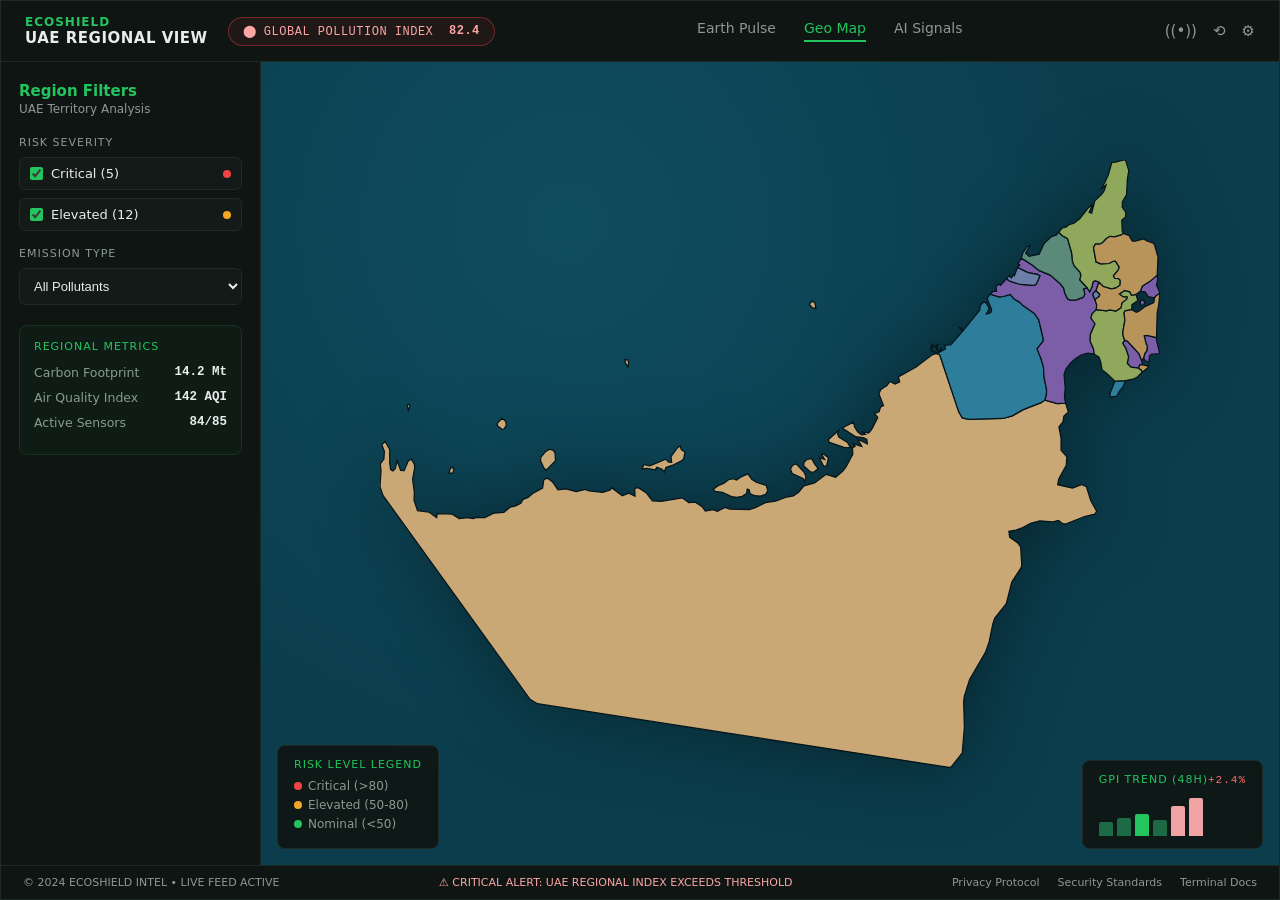
<file: ecoshield_geo_map.html>
<!DOCTYPE html>
<html lang="en">
<head>
<meta charset="UTF-8">
<title>EcoShield - Geo Map</title>
<style>
  :root{
    --bg:#0A0E0F;
    --panel:#0F1513;
    --panel-border:#1E2A24;
    --green:#22C55E;
    --green-dim:#16341f;
    --text:#E8EDEA;
    --text-dim:#8A9A92;
    --ocean:#0B3D4C;
    --ocean-light:#0E4C5F;
    --red:#EF4444;
    --amber:#F5A524;
  }
  *{box-sizing:border-box; margin:0; padding:0;}
  body{
    background:var(--bg);
    color:var(--text);
    font-family:'Segoe UI', system-ui, -apple-system, sans-serif;
    width:100%;
    overflow-x:hidden;
  }
  .app{
    display:flex;
    flex-direction:column;
    min-height:100vh;
    border:1px solid var(--panel-border);
  }
  /* NAVBAR */
  .navbar{
    display:flex;
    align-items:center;
    justify-content:space-between;
    padding:14px 24px;
    background:var(--panel);
    border-bottom:1px solid var(--panel-border);
    flex-wrap:wrap;
    gap:12px;
  }
  .brand{display:flex; flex-direction:column; line-height:1.2;}
  .brand .logo{
    font-size:12px; letter-spacing:1px; color:var(--green); font-weight:700;
  }
  .brand .sub{
    font-size:15px; font-weight:600; letter-spacing:0.5px;
  }
  .gpi-pill{
    display:flex; align-items:center; gap:8px;
    background:rgba(239,68,68,0.08);
    border:1px solid rgba(239,68,68,0.4);
    color:#FCA5A5;
    padding:6px 14px;
    border-radius:20px;
    font-size:12px;
    font-family:'Courier New', monospace;
    letter-spacing:0.5px;
    white-space:nowrap;
  }
  .nav-links{
    display:flex; gap:28px; font-size:14px; color:var(--text-dim);
  }
  .nav-links span{cursor:pointer;}
  .nav-links .active{color:var(--green); border-bottom:2px solid var(--green); padding-bottom:4px;}
  .nav-icons{display:flex; gap:16px; color:var(--text-dim); font-size:15px;}

  /* BODY LAYOUT */
  .body-layout{
    display:flex;
    flex:1;
    min-height:0;
  }
  .sidebar{
    width:260px;
    flex-shrink:0;
    background:var(--panel);
    border-right:1px solid var(--panel-border);
    padding:20px 18px;
  }
  .sidebar h2{
    color:var(--green);
    font-size:15px;
    margin-bottom:2px;
  }
  .sidebar .sub-label{
    font-size:12px; color:var(--text-dim); margin-bottom:20px;
  }
  .filter-label{
    font-size:11px; letter-spacing:1px; color:var(--text-dim);
    margin-bottom:8px; text-transform:uppercase;
  }
  .checkbox-row{
    display:flex; align-items:center; gap:8px;
    padding:8px 10px;
    background:rgba(255,255,255,0.02);
    border:1px solid var(--panel-border);
    border-radius:6px;
    margin-bottom:8px;
    font-size:13px;
    cursor:pointer;
  }
  .checkbox-row input{accent-color:var(--green);}
  .checkbox-row.critical span.dot{background:var(--red);}
  .checkbox-row.elevated span.dot{background:var(--amber);}
  .checkbox-row .dot{
    width:8px; height:8px; border-radius:50%; margin-left:auto;
  }
  select{
    width:100%;
    background:rgba(255,255,255,0.02);
    border:1px solid var(--panel-border);
    color:var(--text);
    padding:9px 10px;
    border-radius:6px;
    font-size:13px;
    margin-bottom:20px;
  }
  .metrics-card{
    background:rgba(34,197,94,0.04);
    border:1px solid var(--green-dim);
    border-radius:8px;
    padding:14px;
  }
  .metrics-card .title{
    font-size:11px; letter-spacing:1px; color:var(--green);
    margin-bottom:12px; text-transform:uppercase;
  }
  .metric-row{
    display:flex; justify-content:space-between;
    font-size:12.5px; margin-bottom:10px; color:var(--text-dim);
  }
  .metric-row b{color:var(--text); font-family:'Courier New', monospace;}

  /* MAP AREA */
  .map-area{
    flex:1;
    position:relative;
    background:var(--ocean);
    background-image: radial-gradient(circle at 30% 20%, var(--ocean-light) 0%, var(--ocean) 60%);
    display:flex;
    align-items:center;
    justify-content:center;
    min-height:560px;
    overflow:hidden;
  }
  .map-area svg{
    width:88%;
    max-width:780px;
    filter:drop-shadow(0 0 40px rgba(0,0,0,0.4));
  }
  .emirate-path{
    stroke:#05141a;
    stroke-width:1.6;
    transition:filter 0.15s ease, opacity 0.15s ease;
    cursor:default;
  }
  .emirate-path:hover{
    filter:brightness(1.15);
  }
  .pin{
    cursor:pointer;
  }
  .pin .pin-shadow{
    fill:rgba(0,0,0,0.35);
  }
  .pin-critical .pin-body{fill:#EF4444; stroke:#7f1d1d;}
  .pin-elevated .pin-body{fill:#F5A524; stroke:#78350f;}
  .pin-nominal .pin-body{fill:#22C55E; stroke:#14532d;}
  .pin:hover{
    filter:drop-shadow(0 0 6px rgba(255,255,255,0.6));
  }

  .tooltip{
    position:absolute;
    pointer-events:none;
    background:#111917;
    border:1px solid var(--green-dim);
    border-radius:8px;
    padding:10px 14px;
    font-size:13px;
    color:var(--text);
    box-shadow:0 8px 24px rgba(0,0,0,0.5);
    opacity:0;
    transform:translate(-50%, -120%);
    transition:opacity 0.12s ease;
    z-index:20;
    white-space:nowrap;
  }
  .tooltip .name{font-weight:700; margin-bottom:2px;}
  .tooltip .meta{font-size:11px; color:var(--text-dim);}
  .tooltip .risk-critical{color:#F87171;}
  .tooltip .risk-elevated{color:#FBBF24;}
  .tooltip .risk-nominal{color:#4ADE80;}
  .tooltip.show{opacity:1;}

  /* OVERLAY PANELS */
  .overlay-panel{
    position:absolute;
    background:rgba(15,21,19,0.92);
    border:1px solid var(--panel-border);
    border-radius:8px;
    padding:12px 16px;
    font-size:12px;
    backdrop-filter:blur(4px);
  }
  .legend-panel{
    left:16px; bottom:16px;
  }
  .legend-panel .title{
    font-size:11px; letter-spacing:1px; color:var(--green);
    margin-bottom:8px; text-transform:uppercase;
  }
  .legend-item{display:flex; align-items:center; gap:6px; margin-bottom:5px; color:var(--text-dim);}
  .legend-item .dot{width:8px; height:8px; border-radius:50%;}
  .legend-item .dot.critical{background:var(--red);}
  .legend-item .dot.elevated{background:var(--amber);}
  .legend-item .dot.nominal{background:var(--green);}

  .trend-panel{
    right:16px; bottom:16px;
    min-width:180px;
  }
  .trend-panel .title{
    display:flex; justify-content:space-between; align-items:center;
    font-size:11px; letter-spacing:1px; color:var(--green);
    margin-bottom:10px; text-transform:uppercase;
  }
  .trend-panel .change{color:#F87171; font-family:'Courier New',monospace;}
  .bars{display:flex; align-items:flex-end; gap:4px; height:40px;}
  .bars div{width:14px; border-radius:2px 2px 0 0;}

  /* FOOTER */
  .footer{
    display:flex; justify-content:space-between; align-items:center;
    padding:10px 22px;
    background:var(--panel);
    border-top:1px solid var(--panel-border);
    font-size:11px; color:var(--text-dim);
    flex-wrap:wrap; gap:8px;
  }
  .footer .alert{color:#FCA5A5;}
  .footer .links{display:flex; gap:18px;}
</style>
</head>
<body>

<div class="app">

  <div class="navbar">
    <div style="display:flex; align-items:center; gap:20px;">
      <div class="brand">
        <span class="logo">ECOSHIELD</span>
        <span class="sub">UAE REGIONAL VIEW</span>
      </div>
      <div class="gpi-pill">⬤ GLOBAL POLLUTION INDEX&nbsp;<b>82.4</b></div>
    </div>
    <div class="nav-links">
      <span>Earth Pulse</span>
      <span class="active">Geo Map</span>
      <span>AI Signals</span>
    </div>
    <div class="nav-icons">
      <span>((•))</span><span>⟲</span><span>⚙</span>
    </div>
  </div>

  <div class="body-layout">

    <div class="sidebar">
      <h2>Region Filters</h2>
      <div class="sub-label">UAE Territory Analysis</div>

      <div class="filter-label">Risk Severity</div>
      <div class="checkbox-row critical">
        <input type="checkbox" checked> Critical (5) <span class="dot"></span>
      </div>
      <div class="checkbox-row elevated">
        <input type="checkbox" checked> Elevated (12) <span class="dot"></span>
      </div>

      <div class="filter-label" style="margin-top:16px;">Emission Type</div>
      <select>
        <option>All Pollutants</option>
        <option>CO2 - Carbon Dioxide</option>
        <option>NO2 - Nitrogen Dioxide</option>
        <option>PM2.5 - Particulates</option>
      </select>

      <div class="metrics-card">
        <div class="title">Regional Metrics</div>
        <div class="metric-row"><span>Carbon Footprint</span><b>14.2 Mt</b></div>
        <div class="metric-row"><span>Air Quality Index</span><b>142 AQI</b></div>
        <div class="metric-row"><span>Active Sensors</span><b>84/85</b></div>
      </div>
    </div>

    <div class="map-area" id="mapArea">
      <svg id="mapSvg" viewBox="0 0 1000 779" xmlns="http://www.w3.org/2000/svg">
        <!-- emirate paths injected by JS -->
        <g id="emiratesGroup"></g>
        <!-- pins injected by JS -->
        <g id="pinsGroup"></g>
      </svg>

      <div class="tooltip" id="tooltip">
        <div class="name" id="ttName"></div>
        <div class="meta" id="ttMeta"></div>
      </div>

      <div class="overlay-panel legend-panel">
        <div class="title">Risk Level Legend</div>
        <div class="legend-item"><span class="dot critical"></span> Critical (&gt;80)</div>
        <div class="legend-item"><span class="dot elevated"></span> Elevated (50-80)</div>
        <div class="legend-item"><span class="dot nominal"></span> Nominal (&lt;50)</div>
      </div>

      <div class="overlay-panel trend-panel">
        <div class="title"><span>GPI Trend (48h)</span><span class="change">+2.4%</span></div>
        <div class="bars">
          <div style="height:35%; background:#1c6b45;"></div>
          <div style="height:45%; background:#1c6b45;"></div>
          <div style="height:55%; background:#22C55E;"></div>
          <div style="height:40%; background:#1c6b45;"></div>
          <div style="height:75%; background:#f0a3a3;"></div>
          <div style="height:95%; background:#f0a3a3;"></div>
        </div>
      </div>
    </div>

  </div>

  <div class="footer">
    <span>© 2024 ECOSHIELD INTEL • LIVE FEED ACTIVE</span>
    <span class="alert">⚠ CRITICAL ALERT: UAE REGIONAL INDEX EXCEEDS THRESHOLD</span>
    <div class="links">
      <span>Privacy Protocol</span><span>Security Standards</span><span>Terminal Docs</span>
    </div>
  </div>

</div>

<script>
// Real, accurate UAE emirate boundaries (simplified vector paths derived from Natural Earth data)
const EMIRATE_PATHS = {"Abu Dhabi": {"id": "AE.AZ", "d": "M 93.3,401.3 L 88.4,401.4 L 90.8,393.8 L 95.0,395.6 L 93.3,401.3 Z M 476.4,409.2 L 482.4,413.2 L 495.2,417.2 L 497.2,423.7 L 494.3,428.8 L 487.8,430.9 L 480.5,430.4 L 474.4,427.8 L 473.3,422.8 L 470.8,422.0 L 470.0,427.7 L 464.3,431.2 L 457.5,432.4 L 450.7,431.5 L 438.9,426.0 L 429.7,424.9 L 427.3,422.2 L 433.3,417.5 L 440.6,414.7 L 447.3,409.6 L 452.6,408.7 L 457.1,410.4 L 463.6,405.9 L 471.7,402.4 L 476.4,409.2 Z M 546.2,406.5 L 544.3,412.4 L 542.4,408.2 L 528.4,401.9 L 526.2,396.0 L 529.1,391.3 L 533.6,389.6 L 544.1,400.9 L 546.2,406.5 Z M 556.5,399.9 L 552.4,400.2 L 543.2,392.4 L 543.6,387.5 L 547.6,383.8 L 553.6,383.0 L 557.3,390.1 L 561.8,395.6 L 556.5,399.9 Z M 216.3,394.6 L 212.8,397.8 L 210.1,394.8 L 205.7,385.4 L 206.3,380.9 L 212.5,373.5 L 217.6,370.8 L 222.4,372.4 L 224.5,376.1 L 225.0,385.4 L 216.3,394.6 Z M 574.9,381.9 L 572.7,391.6 L 569.2,393.2 L 563.3,381.7 L 570.0,383.9 L 566.1,377.1 L 568.8,376.9 L 574.9,381.9 Z M 386.6,385.7 L 374.5,391.6 L 366.5,394.3 L 364.5,400.1 L 361.7,396.4 L 354.9,394.0 L 352.8,397.2 L 342.0,395.4 L 336.3,396.3 L 338.1,390.3 L 345.8,392.2 L 366.4,383.5 L 370.0,387.3 L 373.9,387.6 L 373.1,380.4 L 381.1,369.1 L 384.9,366.6 L 386.2,371.4 L 391.0,374.3 L 389.4,382.9 L 386.6,385.7 Z M 603.2,368.7 L 594.9,368.5 L 575.2,361.8 L 575.3,358.2 L 588.2,346.4 L 586.7,351.1 L 588.2,355.2 L 599.4,362.2 L 603.2,368.7 Z M 159.3,344.5 L 156.8,345.6 L 150.5,340.6 L 150.4,337.5 L 156.3,331.1 L 160.9,334.5 L 162.1,339.9 L 159.3,344.5 Z M 37.8,313.2 L 38.6,315.2 L 36.4,320.9 L 35.0,314.2 L 37.8,313.2 Z M 318.7,260.4 L 317.8,265.0 L 314.6,260.5 L 314.2,255.9 L 318.1,256.5 L 318.7,260.4 Z M 557.4,182.6 L 559.0,190.5 L 553.8,189.1 L 550.5,185.1 L 553.3,181.2 L 557.4,182.6 Z M 879.0,311.8 L 882.6,323.0 L 876.8,328.4 L 875.5,335.9 L 870.4,342.1 L 873.1,356.5 L 873.2,372.2 L 880.6,380.6 L 879.8,391.4 L 870.2,408.9 L 868.8,416.3 L 887.8,420.7 L 899.4,416.1 L 905.6,418.8 L 911.2,436.6 L 918.8,450.4 L 916.5,454.0 L 903.3,457.1 L 879.1,466.8 L 875.2,466.3 L 869.9,462.0 L 862.7,464.0 L 845.9,462.6 L 834.2,465.8 L 824.1,471.2 L 815.2,474.6 L 806.3,476.1 L 807.2,483.5 L 818.1,491.2 L 821.4,496.3 L 822.8,519.9 L 821.8,522.9 L 810.0,541.0 L 802.9,568.9 L 788.0,587.6 L 785.6,595.0 L 781.0,617.5 L 776.2,631.3 L 755.9,665.9 L 749.1,687.6 L 748.3,694.3 L 749.2,727.3 L 746.5,760.2 L 732.4,778.2 L 729.2,778.6 L 201.7,697.1 L 192.4,691.5 L 3.8,430.1 L 0.0,418.8 L 1.3,398.4 L 0.4,389.7 L 5.0,383.4 L 5.6,373.5 L 2.3,365.2 L 6.5,360.6 L 12.4,371.2 L 12.5,388.8 L 13.6,396.9 L 16.5,398.8 L 19.6,395.8 L 22.0,385.5 L 26.4,397.9 L 31.0,398.3 L 36.0,386.2 L 40.0,383.4 L 44.1,390.0 L 44.4,394.9 L 41.8,409.4 L 44.0,425.9 L 43.6,436.0 L 48.1,449.5 L 63.1,451.6 L 72.6,458.5 L 73.4,453.3 L 92.6,454.0 L 101.5,459.8 L 112.1,458.5 L 119.8,459.8 L 123.1,458.3 L 134.3,458.6 L 145.8,452.8 L 158.8,451.8 L 166.7,445.2 L 173.2,443.7 L 180.6,440.0 L 183.4,435.1 L 189.8,432.6 L 195.8,427.6 L 208.4,420.6 L 210.0,410.0 L 214.2,407.8 L 221.0,412.4 L 228.2,422.9 L 238.6,421.8 L 251.5,425.2 L 263.4,422.3 L 268.1,424.1 L 285.7,426.2 L 295.2,423.2 L 296.9,420.2 L 310.6,430.5 L 319.0,427.2 L 327.0,431.2 L 326.5,421.0 L 331.2,420.1 L 341.5,426.9 L 349.2,436.9 L 360.6,437.8 L 387.4,433.1 L 395.9,439.2 L 404.3,438.7 L 413.0,444.4 L 417.0,450.0 L 426.9,448.3 L 432.6,450.3 L 442.3,445.5 L 448.4,447.5 L 473.6,448.2 L 481.2,445.8 L 494.1,439.2 L 507.2,437.3 L 521.3,432.1 L 529.9,430.7 L 536.4,426.2 L 543.5,417.7 L 557.2,414.0 L 572.0,403.0 L 584.2,406.9 L 593.7,398.6 L 597.7,393.3 L 606.2,377.1 L 605.8,368.8 L 609.2,367.1 L 606.5,363.8 L 617.7,367.2 L 612.3,357.7 L 624.8,364.1 L 624.2,358.2 L 620.4,356.2 L 609.4,354.6 L 592.6,343.6 L 606.9,336.0 L 608.5,342.3 L 612.4,348.5 L 617.3,352.4 L 622.3,351.7 L 618.1,348.4 L 626.5,350.2 L 630.2,345.7 L 638.2,330.2 L 634.1,324.9 L 639.8,322.9 L 641.8,316.6 L 645.5,314.9 L 639.6,299.7 L 642.2,294.1 L 650.3,288.8 L 653.6,283.9 L 660.3,287.2 L 666.3,284.6 L 664.6,278.1 L 687.3,265.3 L 708.0,249.8 L 713.2,248.1 L 717.6,249.7 L 742.0,322.9 L 746.5,330.7 L 754.8,332.6 L 798.6,331.4 L 810.7,328.0 L 824.7,320.1 L 847.6,311.1 L 852.4,307.9 L 868.4,312.3 L 879.0,311.8 Z"}, "Dubai": {"id": "AE.DU", "d": "M 743.3,214.6 L 747.7,218.3 L 746.7,219.1 L 742.7,214.9 L 743.3,214.6 Z M 955.9,282.8 L 952.4,291.2 L 947.9,296.6 L 944.7,302.8 L 936.0,303.9 L 936.0,299.0 L 942.3,283.5 L 955.8,282.8 L 955.9,282.8 Z M 713.2,248.1 L 707.1,244.8 L 706.1,239.9 L 708.6,235.3 L 706.8,243.4 L 713.9,247.6 L 716.2,246.8 L 712.8,240.5 L 710.0,238.6 L 715.3,236.8 L 713.2,239.2 L 716.9,246.5 L 719.9,240.4 L 718.8,245.6 L 725.0,242.1 L 724.0,237.5 L 731.7,237.0 L 747.4,219.1 L 768.8,192.5 L 769.7,185.8 L 773.6,182.3 L 777.0,182.9 L 781.0,190.4 L 777.3,197.5 L 783.0,195.9 L 784.2,191.9 L 778.2,177.3 L 782.5,172.0 L 793.4,175.4 L 799.3,175.0 L 808.0,172.4 L 813.1,178.2 L 819.7,182.2 L 824.4,186.7 L 839.0,196.8 L 844.6,204.9 L 850.4,229.8 L 850.0,232.6 L 842.4,242.2 L 847.5,254.8 L 850.7,265.8 L 851.2,277.8 L 854.6,294.4 L 854.4,301.2 L 852.4,307.9 L 847.6,311.1 L 824.7,320.1 L 810.7,328.0 L 798.6,331.4 L 754.8,332.6 L 746.5,330.7 L 742.0,322.9 L 717.6,249.7 L 713.2,248.1 Z"}, "Sharjah": {"id": "AE.SH", "d": "M 979.4,185.3 L 975.3,186.7 L 974.6,180.7 L 977.5,179.5 L 980.5,181.7 L 979.4,185.3 Z M 977.4,262.6 L 974.1,262.3 L 972.7,266.9 L 962.7,265.5 L 958.0,260.6 L 959.7,252.4 L 956.1,241.5 L 952.2,234.9 L 954.7,231.0 L 958.4,232.5 L 973.0,248.3 L 976.4,256.9 L 976.7,259.0 L 977.4,262.6 Z M 978.9,254.1 L 980.6,247.8 L 982.9,245.1 L 983.8,238.5 L 982.5,236.4 L 979.7,225.4 L 983.4,225.0 L 995.5,227.7 L 995.4,230.2 L 999.7,248.1 L 988.5,249.3 L 986.5,251.6 L 985.8,259.0 L 981.8,257.8 L 978.9,254.1 Z M 996.4,147.6 L 997.1,153.6 L 995.4,160.2 L 1000.0,170.6 L 994.5,174.7 L 993.0,176.8 L 984.9,175.0 L 981.0,169.1 L 974.8,168.3 L 977.3,161.9 L 987.1,155.6 L 996.4,147.6 Z M 906.6,164.1 L 909.9,169.0 L 912.7,163.0 L 914.4,155.8 L 917.2,154.7 L 921.7,156.7 L 917.9,167.7 L 914.5,170.6 L 914.0,173.5 L 916.6,179.0 L 918.9,185.8 L 918.3,191.8 L 913.1,197.2 L 911.4,202.6 L 916.7,209.9 L 910.8,223.7 L 910.6,232.8 L 914.7,242.0 L 915.8,249.0 L 907.5,247.6 L 899.4,249.7 L 892.3,254.2 L 885.4,260.3 L 879.2,268.2 L 877.0,275.1 L 878.5,292.5 L 877.5,305.2 L 879.0,311.8 L 868.4,312.3 L 852.4,307.9 L 854.4,301.2 L 854.6,294.4 L 851.2,277.8 L 850.7,265.8 L 847.5,254.8 L 842.4,242.2 L 850.0,232.6 L 850.4,229.8 L 844.6,204.9 L 839.0,196.8 L 824.4,186.7 L 819.7,182.2 L 813.1,178.2 L 808.0,172.4 L 799.3,175.0 L 793.4,175.4 L 782.5,172.0 L 785.5,168.8 L 790.5,168.2 L 789.8,162.7 L 793.4,159.0 L 795.5,160.8 L 803.2,152.4 L 808.0,155.7 L 821.3,159.6 L 838.7,160.7 L 841.2,159.5 L 846.0,148.7 L 842.9,146.7 L 830.6,144.3 L 817.3,137.8 L 820.3,134.5 L 817.8,133.1 L 822.2,125.8 L 836.1,134.6 L 844.7,141.6 L 859.2,147.6 L 872.4,159.0 L 876.6,164.6 L 877.9,170.5 L 881.5,177.8 L 884.8,179.6 L 893.2,179.2 L 901.6,175.9 L 903.6,172.0 L 901.9,165.3 L 906.6,164.1 Z"}, "Ras Al Khaymah": {"id": "AE.RK", "d": "M 869.9,92.6 L 874.9,87.0 L 879.4,86.0 L 883.6,82.8 L 889.7,81.1 L 897.1,75.3 L 908.3,61.2 L 913.9,56.5 L 909.2,67.1 L 912.4,68.1 L 916.5,52.2 L 925.3,44.1 L 928.6,39.2 L 930.8,31.8 L 923.9,37.8 L 929.3,28.8 L 933.7,19.4 L 938.3,3.0 L 943.1,2.7 L 953.5,0.0 L 955.9,0.3 L 960.0,13.6 L 958.2,24.5 L 957.1,44.8 L 951.8,53.5 L 951.6,60.7 L 956.3,67.2 L 955.8,73.0 L 951.0,77.3 L 951.6,91.3 L 953.1,94.2 L 950.3,96.1 L 941.8,98.4 L 935.9,97.8 L 931.3,100.7 L 926.4,106.1 L 922.3,107.8 L 917.2,107.8 L 914.7,112.4 L 918.1,130.7 L 924.0,133.1 L 934.7,132.7 L 939.8,129.9 L 943.0,129.8 L 947.8,137.7 L 946.1,141.7 L 940.3,148.5 L 941.8,151.6 L 946.7,152.1 L 949.1,154.2 L 948.8,160.6 L 942.9,164.4 L 937.2,165.3 L 927.2,162.2 L 921.7,156.7 L 917.2,154.7 L 914.4,155.8 L 912.7,163.0 L 909.9,169.0 L 906.6,164.1 L 896.9,153.5 L 898.5,148.2 L 897.3,143.9 L 889.7,135.5 L 887.6,129.7 L 886.6,119.2 L 881.3,100.8 L 875.0,97.4 L 869.9,92.6 Z M 977.2,272.1 L 970.3,278.7 L 966.6,280.5 L 955.9,282.8 L 955.8,282.8 L 942.3,283.5 L 931.1,273.1 L 925.8,269.3 L 924.1,259.4 L 921.8,252.7 L 915.8,249.0 L 914.7,242.0 L 910.6,232.8 L 910.8,223.7 L 916.7,209.9 L 911.4,202.6 L 913.1,197.2 L 918.3,191.8 L 931.6,193.4 L 935.4,192.3 L 943.5,193.6 L 949.9,189.6 L 951.2,183.1 L 957.2,178.4 L 957.8,175.8 L 952.9,175.5 L 947.9,171.9 L 954.7,167.3 L 961.3,169.1 L 963.5,173.5 L 969.3,172.4 L 971.6,180.3 L 964.1,185.3 L 963.7,191.8 L 955.3,193.4 L 953.9,195.8 L 955.0,205.5 L 952.5,219.8 L 952.5,224.5 L 954.7,231.0 L 952.2,234.9 L 956.1,241.5 L 959.7,252.4 L 958.0,260.6 L 962.7,265.5 L 972.7,266.9 L 976.3,269.5 L 977.2,272.1 Z"}, "Umm Al Qaywayn": {"id": "AE.UQ", "d": "M 822.2,125.8 L 824.1,119.2 L 829.7,111.2 L 833.2,109.8 L 827.8,119.3 L 832.2,123.5 L 845.1,120.8 L 851.4,107.0 L 860.3,98.7 L 867.4,96.0 L 869.9,92.6 L 875.0,97.4 L 881.3,100.8 L 886.6,119.2 L 887.6,129.7 L 889.7,135.5 L 897.3,143.9 L 898.5,148.2 L 896.9,153.5 L 906.6,164.1 L 901.9,165.3 L 903.6,172.0 L 901.6,175.9 L 893.2,179.2 L 884.8,179.6 L 881.5,177.8 L 877.9,170.5 L 876.6,164.6 L 872.4,159.0 L 859.2,147.6 L 844.7,141.6 L 836.1,134.6 L 822.2,125.8 Z"}, "Fujayrah": {"id": "AE.FU", "d": "M 985.4,263.0 L 984.1,266.8 L 977.2,272.1 L 976.3,269.5 L 972.7,266.9 L 974.1,262.3 L 977.4,262.6 L 983.9,263.9 L 985.4,263.0 Z M 954.7,231.0 L 952.5,224.5 L 952.5,219.8 L 955.0,205.5 L 953.9,195.8 L 955.3,193.4 L 963.7,191.8 L 969.6,195.3 L 973.0,193.9 L 981.5,187.6 L 992.0,182.9 L 993.0,176.8 L 994.5,174.7 L 1000.0,170.6 L 998.3,186.1 L 996.4,195.9 L 995.5,227.7 L 983.4,225.0 L 979.7,225.4 L 982.5,236.4 L 983.8,238.5 L 982.9,245.1 L 980.6,247.8 L 978.9,254.1 L 976.4,256.9 L 973.0,248.3 L 958.4,232.5 L 954.7,231.0 Z M 974.8,168.3 L 969.3,172.4 L 963.5,173.5 L 961.3,169.1 L 954.7,167.3 L 947.9,171.9 L 952.9,175.5 L 957.8,175.8 L 957.2,178.4 L 951.2,183.1 L 949.9,189.6 L 943.5,193.6 L 935.4,192.3 L 931.6,193.4 L 918.3,191.8 L 918.9,185.8 L 916.6,179.0 L 921.8,174.7 L 922.8,172.4 L 917.9,167.7 L 921.7,156.7 L 927.2,162.2 L 937.2,165.3 L 942.9,164.4 L 948.8,160.6 L 949.1,154.2 L 946.7,152.1 L 941.8,151.6 L 940.3,148.5 L 946.1,141.7 L 947.8,137.7 L 943.0,129.8 L 939.8,129.9 L 934.7,132.7 L 924.0,133.1 L 918.1,130.7 L 914.7,112.4 L 917.2,107.8 L 922.3,107.8 L 926.4,106.1 L 931.3,100.7 L 935.9,97.8 L 941.8,98.4 L 950.3,96.1 L 953.1,94.2 L 960.6,97.1 L 964.0,103.4 L 967.2,104.3 L 979.0,101.3 L 983.3,103.9 L 991.5,106.5 L 993.1,109.1 L 997.5,124.4 L 996.4,147.6 L 987.1,155.6 L 977.3,161.9 L 974.8,168.3 Z"}, "Ajman": {"id": "AE.AJ", "d": "M 803.2,152.4 L 806.3,148.3 L 809.6,151.3 L 811.8,146.8 L 813.2,148.4 L 817.3,137.8 L 830.6,144.3 L 842.9,146.7 L 846.0,148.7 L 841.2,159.5 L 838.7,160.7 L 821.3,159.6 L 808.0,155.7 L 803.2,152.4 Z M 917.9,167.7 L 922.8,172.4 L 921.8,174.7 L 916.6,179.0 L 914.0,173.5 L 914.5,170.6 L 917.9,167.7 Z"}};

const EMIRATE_COLORS = {
  "Abu Dhabi": "#C9A876",
  "Dubai": "#2E7D9A",
  "Sharjah": "#7B5EA7",
  "Ras Al Khaymah": "#8FA85C",
  "Umm Al Qaywayn": "#5C8A7A",
  "Fujayrah": "#B8935A",
  "Ajman": "#6B7FA8"
};

// Company site locations, dynamically loaded from backend
let SITES = [];
const RISK_LABEL = {critical:"Critical Risk", elevated:"Elevated Risk", nominal:"Nominal"};

// Build emirate polygons
const emiratesGroup = document.getElementById('emiratesGroup');
Object.entries(EMIRATE_PATHS).forEach(([name, info]) => {
  const path = document.createElementNS("http://www.w3.org/2000/svg", "path");
  path.setAttribute("d", info.d);
  path.setAttribute("fill", EMIRATE_COLORS[name] || "#888");
  path.setAttribute("class", "emirate-path");
  path.setAttribute("data-name", name);
  emiratesGroup.appendChild(path);
});

// Build pins
const pinsGroup = document.getElementById('pinsGroup');
const tooltip = document.getElementById('tooltip');
const ttName = document.getElementById('ttName');
const ttMeta = document.getElementById('ttMeta');
const mapArea = document.getElementById('mapArea');

function makePinSVG(x, y, riskClass){
  return `
    <g class="pin pin-${riskClass}" data-x="${x}" data-y="${y}">
      <ellipse class="pin-shadow" cx="${x}" cy="${y+2}" rx="6" ry="2.5"/>
      <path class="pin-body" d="M ${x} ${y-18}
        c -8 0 -14 6 -14 14
        c 0 10 14 22 14 22
        s 14 -12 14 -22
        c 0 -8 -6 -14 -14 -14 Z" stroke-width="1.5"/>
      <circle cx="${x}" cy="${y-4}" r="4" fill="#0A0E0F" opacity="0.85"/>
    </g>`;
}

function renderPinsAndTooltips() {
  pinsGroup.innerHTML = '';
  SITES.forEach(site => {
    pinsGroup.insertAdjacentHTML('beforeend', makePinSVG(site.x, site.y, site.risk));
  });

  // Tooltip interactivity
  document.querySelectorAll('.pin').forEach((pinEl, i) => {
    const site = SITES[i];
    pinEl.addEventListener('mouseenter', (e) => {
      ttName.textContent = site.name;
      const riskClass = "risk-" + site.risk;
      ttMeta.innerHTML = `${site.sector} · ${site.emirate} · <span class="${riskClass}">${RISK_LABEL[site.risk]}</span>`;
      tooltip.classList.add('show');
      positionTooltip(e);
    });
    pinEl.addEventListener('mousemove', positionTooltip);
    pinEl.addEventListener('mouseleave', () => {
      tooltip.classList.remove('show');
    });
  });
}

// Fetch live company data from backend
fetch('http://localhost:8000/api/companies')
  .then(res => res.json())
  .then(data => {
    SITES = data;
    renderPinsAndTooltips();
  })
  .catch(err => console.error("Error fetching site data:", err));

function positionTooltip(e){
  const rect = mapArea.getBoundingClientRect();
  const x = e.clientX - rect.left;
  const y = e.clientY - rect.top;
  tooltip.style.left = x + "px";
  tooltip.style.top = y + "px";
}
</script>

</body>
</html>
</file>
